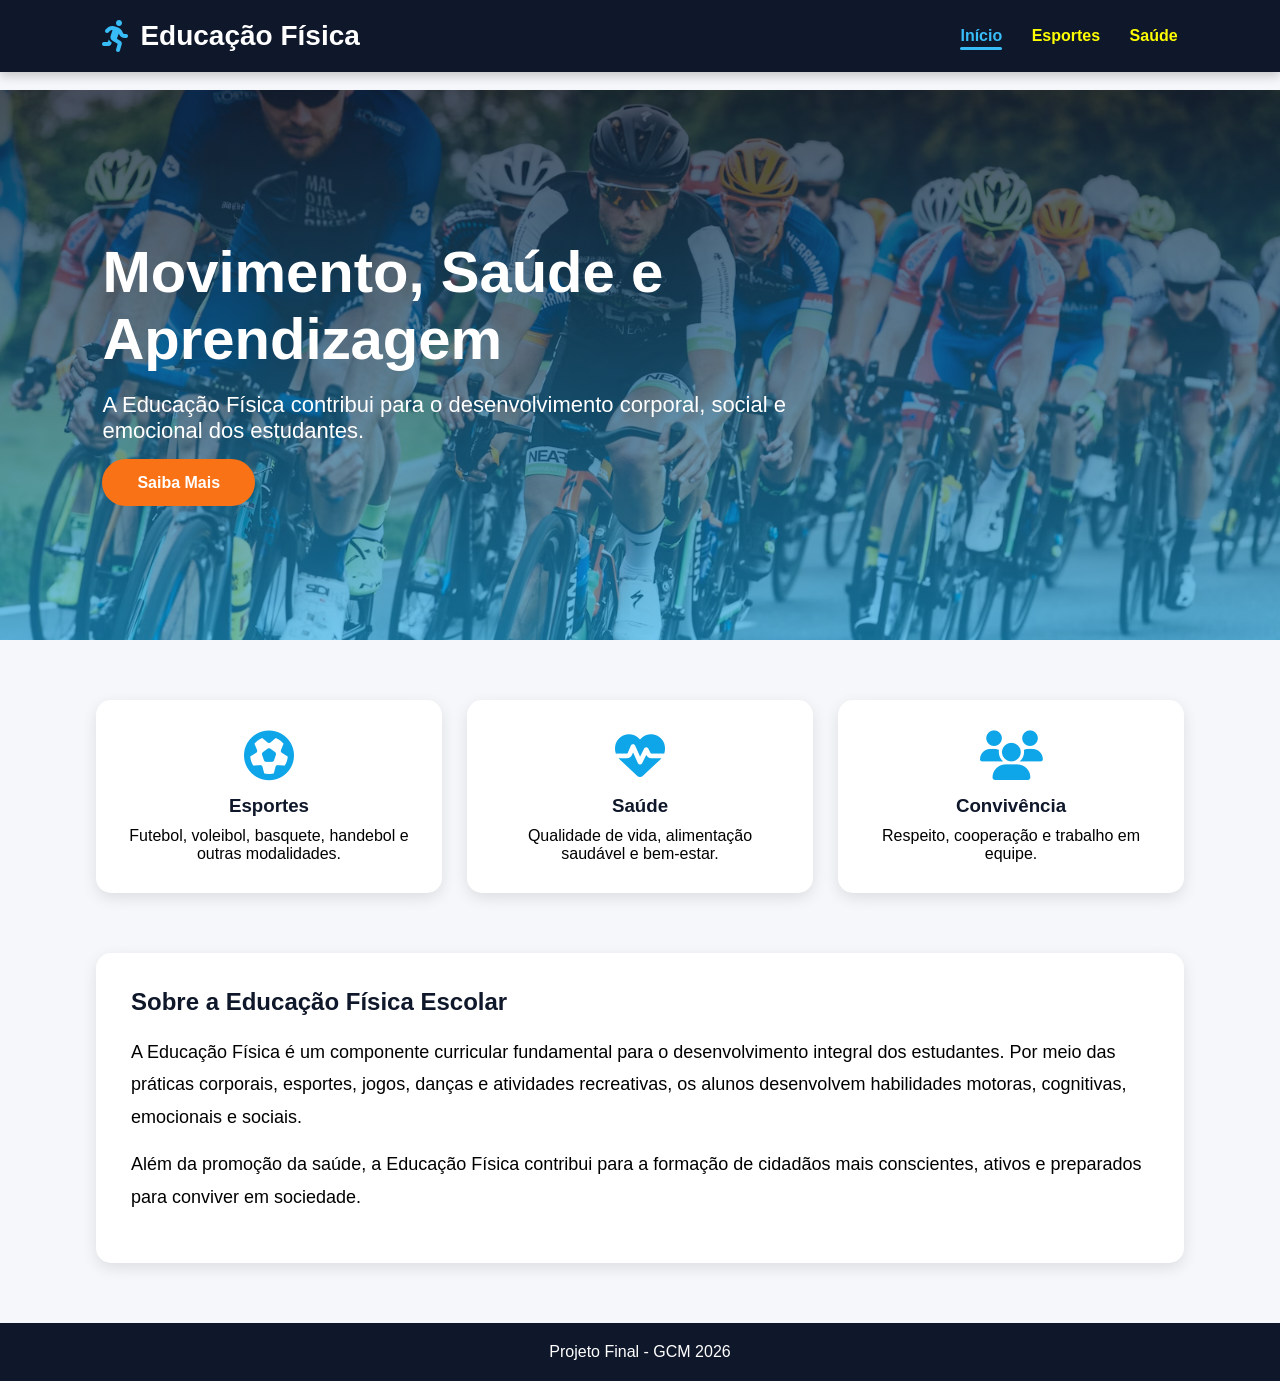
<file: index.html>
<!DOCTYPE html>
<html lang="pt-BR">
<head>
<meta charset="UTF-8">
<meta name="viewport" content="width=device-width, initial-scale=1.0">
<title>Educação Física na Escola</title>

<link rel="stylesheet" href="style.css">

<link rel="stylesheet"
href="https://cdnjs.cloudflare.com/ajax/libs/font-awesome/6.5.1/css/all.min.css">

</head>
<body>

<header class="header">

<div class="logo">
<i class="fas fa-running"></i>
<span>Educação Física</span>
</div>

<nav>
<a href="index.html" class="active">Início</a>
<a href="esportes.html">Esportes</a>
<a href="saude.html">Saúde</a>
</nav>

</header>
<main>
<section class="hero">

<div class="hero-content">

<h1>Movimento, Saúde e Aprendizagem</h1>

<p>
A Educação Física contribui para o desenvolvimento corporal,
social e emocional dos estudantes.
</p>

<a href="esportes.html" class="btn">
Saiba Mais
</a>

</div>

</section>

<section class="cards">

<div class="card">
<i class="fas fa-futbol"></i>
<h3>Esportes</h3>
<p>
Futebol, voleibol, basquete, handebol e outras modalidades.
</p>
</div>

<div class="card">
<i class="fas fa-heartbeat"></i>
<h3>Saúde</h3>
<p>
Qualidade de vida, alimentação saudável e bem-estar.
</p>
</div>

<div class="card">
<i class="fas fa-users"></i>
<h3>Convivência</h3>
<p>
Respeito, cooperação e trabalho em equipe.
</p>
</div>

</section>
<section class="sobre-site">

<h2>Sobre a Educação Física Escolar</h2>

<p>
A Educação Física é um componente curricular fundamental para o desenvolvimento integral dos estudantes.
Por meio das práticas corporais, esportes, jogos, danças e atividades recreativas, os alunos desenvolvem
habilidades motoras, cognitivas, emocionais e sociais.
</p>

<p>
Além da promoção da saúde, a Educação Física contribui para a formação de cidadãos mais conscientes,
ativos e preparados para conviver em sociedade.
</p>
</section>
</main>
<footer>
<p>Projeto Final - GCM 2026</p>
</footer>
</body>
</html>
</file>
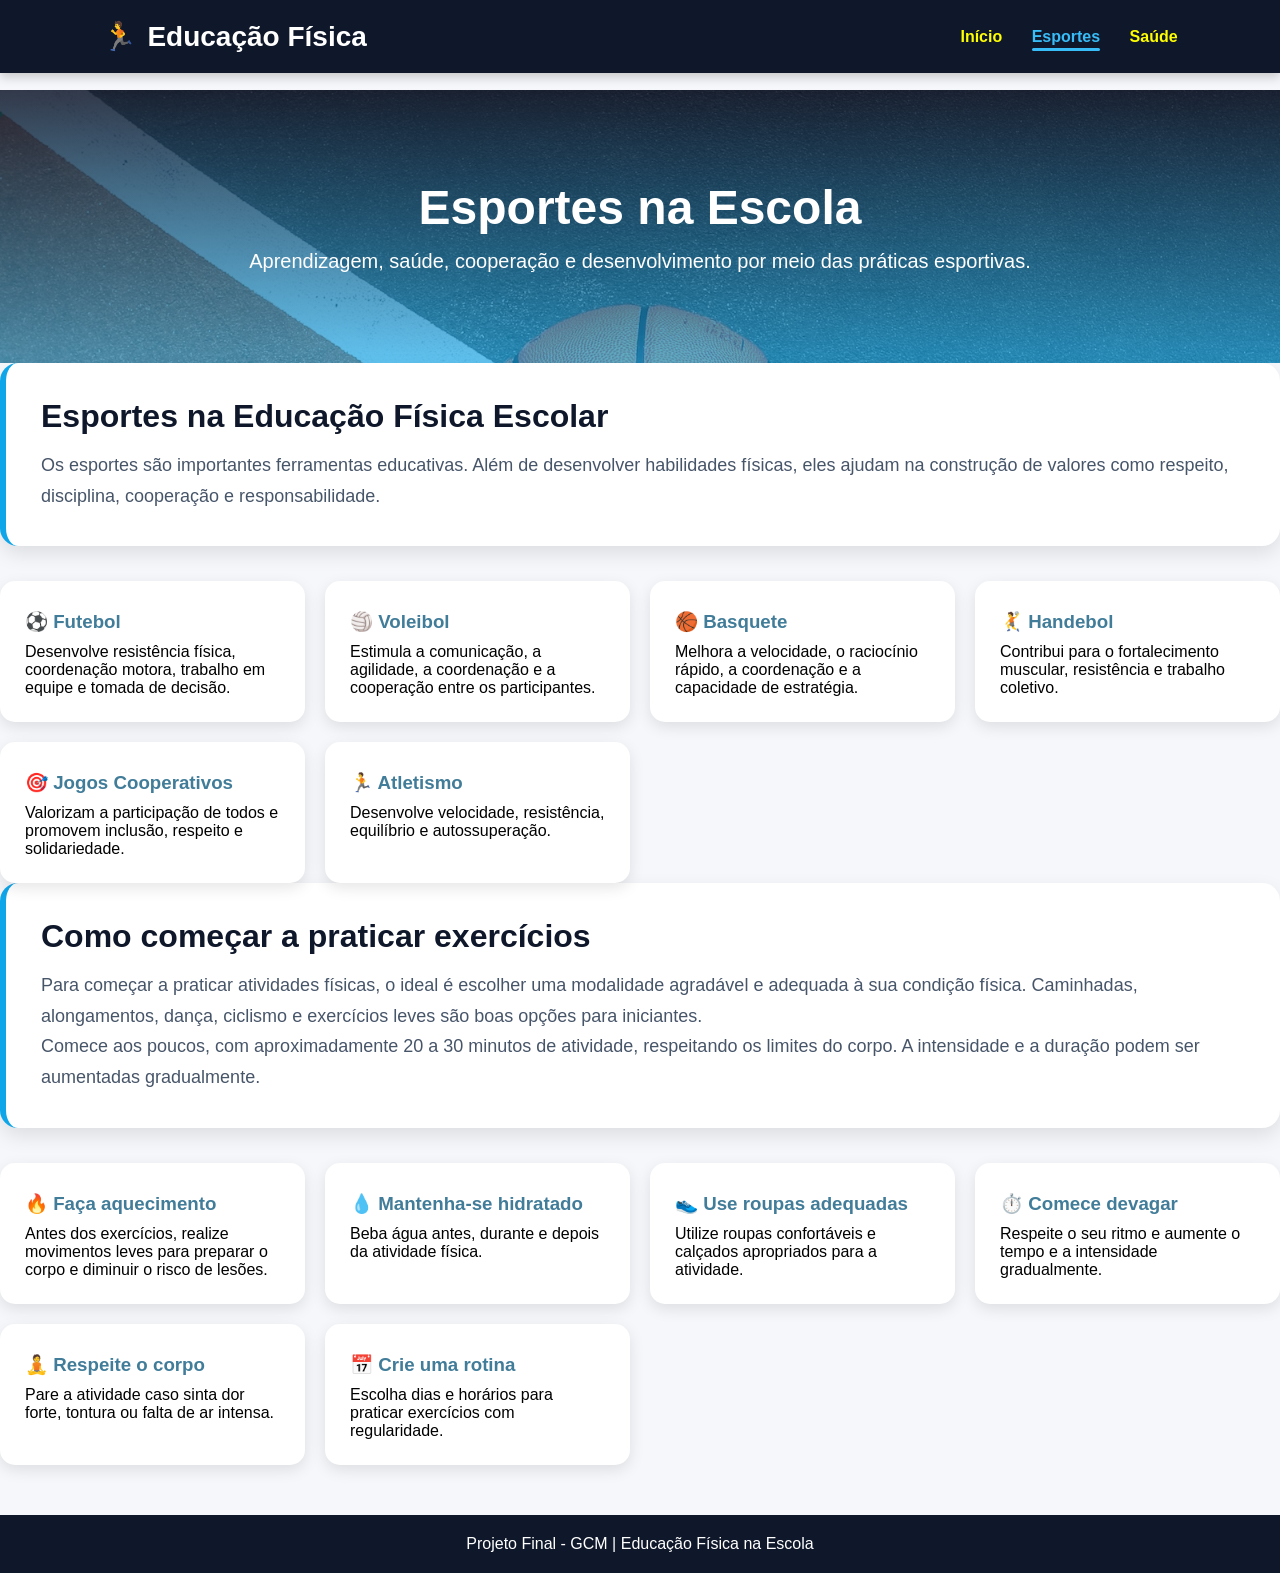
<file: esportes.html>
<!DOCTYPE html>
<html lang="pt-BR">

<head>
  <meta charset="UTF-8">
  <meta name="viewport" content="width=device-width, initial-scale=1.0">
  <title>Esportes</title>
  <link rel="stylesheet" href="style.css">
</head>

<body>

  <header class="header">
    <div class="logo">
      🏃 <span>Educação Física</span>
    </div>

    <nav>
      <a href="index.html">Início</a>
      <a href="esportes.html" class="active">Esportes</a>
      <a href="saude.html">Saúde</a>
    </nav>
  </header>

  <section class="banner-pagina">
    <h1>Esportes na Escola</h1>
    <p>
      Aprendizagem, saúde, cooperação e desenvolvimento por meio das práticas esportivas.
    </p>
  </section>

  <main class="pagina">

    <section class="intro">
      <h2>Esportes na Educação Física Escolar</h2>

      <p>
        Os esportes são importantes ferramentas educativas. Além de desenvolver habilidades físicas,
        eles ajudam na construção de valores como respeito, disciplina, cooperação e responsabilidade.
      </p>
    </section>

    <section class="lista">

      <div data-descricao="Esporte de invasão jogado predominantemente com os pés, onde duas equipes buscam o gol. Na Educação Física, desenvolve a visão periférica, o controle motor dos membros inferiores, a tomada de decisão em ritmo acelerado e a liderança coletiva.">
        <h3>⚽ Futebol</h3>
        <p>
          Desenvolve resistência física, coordenação motora, trabalho em equipe e tomada de decisão.
        </p>
      </div>

      <div data-descricao="Modalidade sem contato físico direto entre os adversários, dividida por uma rede elevada. Trabalha a impulsão, reflexos rápidos, leitura de trajetória e, principalmente, a comunicação verbal e a confiança mútua para a construção das jogadas.">
        <h3>🏐 Voleibol</h3>
        <p>
          Estimula a comunicação, a agilidade, a coordenação e a cooperação entre os participantes.
        </p>
      </div>

      <div data-descricao="Jogo dinâmico de transições rápidas cujo objetivo é pontuar na cesta adversária. Estimula a coordenação óculo-manual, o equilíbrio, o raciocínio tático sob pressão e a concentração, além de exigir constante movimentação em quadra.">
        <h3>🏀 Basquete</h3>
        <p>
          Melhora a velocidade, o raciocínio rápido, a coordenação e a capacidade de estratégia.
        </p>
      </div>

      <div data-descricao="Esporte de ritmo veloz focado no passe e arremesso com as mãos. Fortalece a musculatura do tronco e membros superiores, aprimora a percepção de espaço, o tempo de reação e o respeito à integridade física do colega nos momentos de contato.">
        <h3>🤾 Handebol</h3>
        <p>
          Contribui para o fortalecimento muscular, resistência e trabalho coletivo.
        </p>
      </div>

      <div data-descricao="Dinâmicas em que o desafio é superado com a união de todos, eliminando a lógica de vencedores e perdedores. Focam no desenvolvimento socioemocional, na escuta ativa, na empatia e na integração de diferentes níveis de habilidade.">
        <h3>🎯 Jogos Cooperativos</h3>
        <p>
          Valorizam a participação de todos e promovem inclusão, respeito e solidariedade.
        </p>
      </div>

      <div data-descricao="Conjunto de práticas ancestrais dividido em corridas, saltos e arremessos, considerado a base dos esportes. Promove o autoconhecimento corporal, a disciplina, a autossuperação e o desenvolvimento de capacidades físicas como potência e resistência.">
        <h3>🏃 Atletismo</h3>
        <p>
          Desenvolve velocidade, resistência, equilíbrio e autossuperação.
        </p>
      </div>

    </section>

    <section class="intro">
      <h2>Como começar a praticar exercícios</h2>

      <p>
        Para começar a praticar atividades físicas, o ideal é escolher uma
        modalidade agradável e adequada à sua condição física. Caminhadas,
        alongamentos, dança, ciclismo e exercícios leves são boas opções para
        iniciantes.
      </p>

      <p>
        Comece aos poucos, com aproximadamente 20 a 30 minutos de atividade,
        respeitando os limites do corpo. A intensidade e a duração podem ser
        aumentadas gradualmente.
      </p>
    </section>

    <section class="lista">

      <div>
        <h3>🔥 Faça aquecimento</h3>
        <p>
          Antes dos exercícios, realize movimentos leves para preparar o corpo
          e diminuir o risco de lesões.
        </p>
      </div>

      <div>
        <h3>💧 Mantenha-se hidratado</h3>
        <p>
          Beba água antes, durante e depois da atividade física.
        </p>
      </div>

      <div>
        <h3>👟 Use roupas adequadas</h3>
        <p>
          Utilize roupas confortáveis e calçados apropriados para a atividade.
        </p>
      </div>

      <div>
        <h3>⏱️ Comece devagar</h3>
        <p>
          Respeite o seu ritmo e aumente o tempo e a intensidade gradualmente.
        </p>
      </div>

      <div>
        <h3>🧘 Respeite o corpo</h3>
        <p>
          Pare a atividade caso sinta dor forte, tontura ou falta de ar intensa.
        </p>
      </div>

      <div>
        <h3>📅 Crie uma rotina</h3>
        <p>
          Escolha dias e horários para praticar exercícios com regularidade.
        </p>
      </div>

    </section>

  </main>

  <footer>
    <p>Projeto Final - GCM | Educação Física na Escola</p>
  </footer>

  <script>
    const modal = document.createElement("div");
    modal.className = "modal";

    modal.innerHTML = `
      <div class="modal-conteudo">
        <span class="fechar">&times;</span>
        <h2 id="tituloModal"></h2>
        <p id="textoModal"></p>
      </div>
    `;

    document.body.appendChild(modal);

    const titulo = document.getElementById("tituloModal");
    const texto = document.getElementById("textoModal");

    document
      .querySelectorAll(".lista div[data-descricao]")
      .forEach(card => {
        card.addEventListener("click", () => {
          titulo.textContent = card.querySelector("h3").textContent;
          texto.textContent = card.dataset.descricao;
          modal.classList.add("ativo");
        });
      });

    modal.querySelector(".fechar").addEventListener("click", () => {
      modal.classList.remove("ativo");
    });

    modal.addEventListener("click", event => {
      if (event.target === modal) {
        modal.classList.remove("ativo");
      }
    });
  </script>

</body>

</html>
</file>
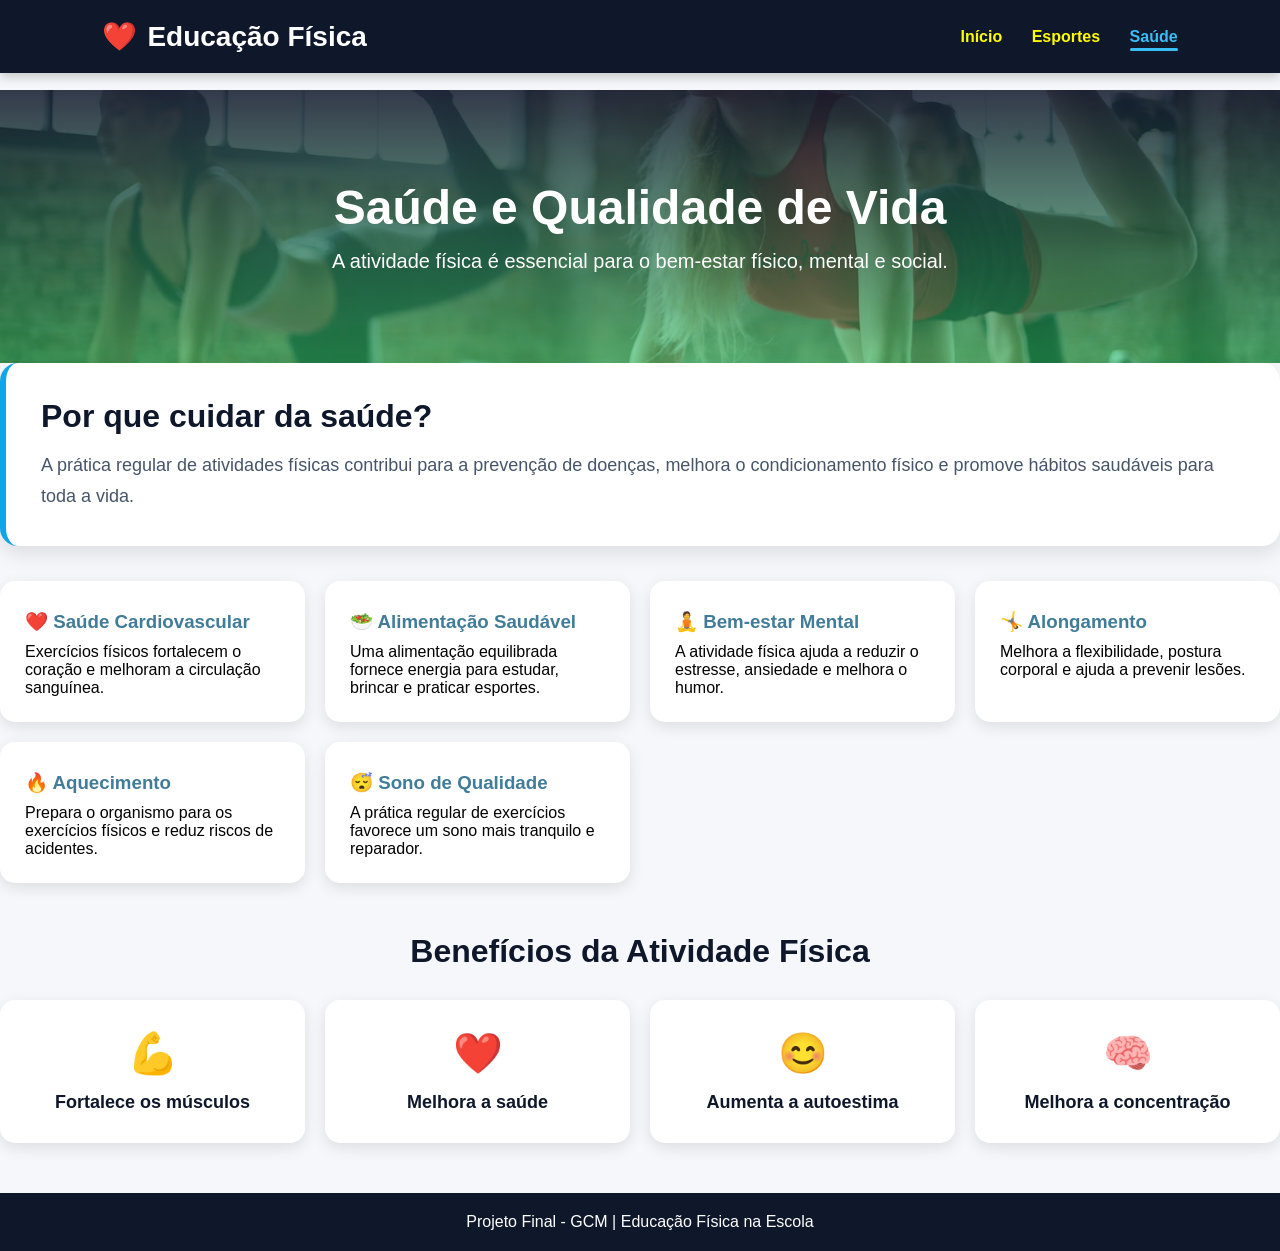
<file: saude.html>
<!DOCTYPE html>
<html lang="pt-BR">
<head>
  <meta charset="UTF-8">
  <meta name="viewport" content="width=device-width, initial-scale=1.0">
  <title>Saúde e Qualidade de Vida</title>
  <link rel="stylesheet" href="style.css">
</head>
<body>

<header class="header">
  <div class="logo">
    ❤️ <span>Educação Física</span>
  </div>

  <nav>
    <a href="index.html">Início</a>
    <a href="esportes.html">Esportes</a>
    <a href="saude.html" class="active">Saúde</a>
  </nav>
</header>

<section class="banner-saude">
  <h1>Saúde e Qualidade de Vida</h1>
  <p>
    A atividade física é essencial para o bem-estar físico, mental e social.
  </p>
</section>

<main class="pagina">

  <section class="intro">
    <h2>Por que cuidar da saúde?</h2>

    <p>
      A prática regular de atividades físicas contribui para a prevenção de doenças,
      melhora o condicionamento físico e promove hábitos saudáveis para toda a vida.
    </p>
  </section>

  <section class="lista">

    <div>
      <h3>❤️ Saúde Cardiovascular</h3>
      <p>
        Exercícios físicos fortalecem o coração e melhoram a circulação sanguínea.
      </p>
    </div>

    <div>
      <h3>🥗 Alimentação Saudável</h3>
      <p>
        Uma alimentação equilibrada fornece energia para estudar, brincar e praticar esportes.
      </p>
    </div>

    <div>
      <h3>🧘 Bem-estar Mental</h3>
      <p>
        A atividade física ajuda a reduzir o estresse, ansiedade e melhora o humor.
      </p>
    </div>

    <div>
      <h3>🤸 Alongamento</h3>
      <p>
        Melhora a flexibilidade, postura corporal e ajuda a prevenir lesões.
      </p>
    </div>

    <div>
      <h3>🔥 Aquecimento</h3>
      <p>
        Prepara o organismo para os exercícios físicos e reduz riscos de acidentes.
      </p>
    </div>

    <div>
      <h3>😴 Sono de Qualidade</h3>
      <p>
        A prática regular de exercícios favorece um sono mais tranquilo e reparador.
      </p>
    </div>

  </section>

  <section class="beneficios">

    <h2>Benefícios da Atividade Física</h2>

    <div class="beneficios-grid">

      <div class="beneficio-card">
        💪
        <h3>Fortalece os músculos</h3>
      </div>

      <div class="beneficio-card">
        ❤️
        <h3>Melhora a saúde</h3>
      </div>

      <div class="beneficio-card">
        😊
        <h3>Aumenta a autoestima</h3>
      </div>

      <div class="beneficio-card">
        🧠
        <h3>Melhora a concentração</h3>
      </div>

    </div>

  </section>

</main>

<footer>
  <p>Projeto Final - GCM | Educação Física na Escola</p>
</footer>

</body>
</html>
</file>
<file: style.css>
*{
margin:0;
padding:0;
box-sizing:border-box;
font-family:'Segoe UI',sans-serif;
}

body{
background:#f5f7fa;
padding-top:90px;
}

.header{
background:#0f172a;
padding:20px 8%;
display:flex;
justify-content:space-between;
align-items:center;
box-shadow:0 4px 10px rgba(0,0,0,0.2);

position:fixed;
top:0;
left:0;
width:100%;
z-index:1000;
}

.logo{
color:white;
font-size:28px;
font-weight:bold;
display:flex;
align-items:center;
gap:10px;
}

.logo i{
color:#38bdf8;
font-size:32px;
}

nav a{
    color: yellow;
    text-decoration: none;
    margin-left: 25px;
    font-weight: 600;
    transition: .3s;
    position: relative;
}

nav a:hover{
    color: #38bdf8;
}

nav a.active{
    color: #38bdf8;
}

nav a.active::after{
    content: "";
    position: absolute;
    left: 0;
    bottom: -6px;
    width: 100%;
    height: 3px;
    background: #38bdf8;
    border-radius: 3px;
}

.hero{
height:550px;
background:
linear-gradient(rgba(15,23,42,.75),
rgba(14,165,233,.55)),
url("img/banner-home.avif");

background-size:cover;
background-position:center;
display:flex;
align-items:center;
padding:0 8%;
color:white;
}

.hero-content{
max-width:700px;
}

.hero h1{
font-size:58px;
margin-bottom:20px;
}

.hero p{
font-size:22px;
margin-bottom:30px;
}

.btn{
background:#f97316;
padding:15px 35px;
border-radius:30px;
text-decoration:none;
color:white;
font-weight:bold;
}

.btn:hover{
background:#ea580c;
}

.cards{
width:85%;
margin:60px auto;
display:grid;
grid-template-columns:repeat(auto-fit,minmax(280px,1fr));
gap:25px;
}

.card{
background:white;
padding:30px;
border-radius:15px;
box-shadow:0 5px 15px rgba(0,0,0,0.1);
text-align:center;
transition:.3s;
}

.card:hover{
transform:translateY(-8px);
}

.card i{
font-size:50px;
color:#0ea5e9;
margin-bottom:15px;
}

.card h3{
margin-bottom:10px;
color:#0f172a;
}

footer{
background:#0f172a;
color:white;
text-align:center;
padding:20px;
margin-top:50px;
}

@media(max-width:768px){

.hero h1{
font-size:38px;
}

.hero p{
font-size:18px;
}

.header{
flex-direction:column;
}

nav{
margin-top:15px;
}

}
.sobre-site{
width:85%;
margin:60px auto;
background:white;
padding:35px;
border-radius:15px;
box-shadow:0 5px 15px rgba(0,0,0,.1);
}

.sobre-site h2{
margin-bottom:20px;
color:#0f172a;
}

.sobre-site p{
margin-bottom:15px;
line-height:1.8;
font-size:18px;
}

.lista{
display:grid;
grid-template-columns:repeat(auto-fit,minmax(300px,1fr));
gap:20px;
margin-top:30px;
}

.lista div {
  background: rgb(255, 255, 255);
  padding: 25px;
  border-radius: 15px;
  border-top: 5px solid transparent;
  box-shadow: 0 5px 15px rgba(0,0,0,.1);
  transition: .3s;
}

.lista h3{
color:#417c99;
margin-bottom:10px;
}
.banner-pagina {
  background: linear-gradient(rgba(15,23,42,.85), rgba(14,165,233,.65)),
  url("img/banner-esportes.avif");
  background-size: cover;
  background-position: center;
  color: white;
  padding: 90px 8%;
  text-align: center;
}

.banner-pagina h1 {
  font-size: 48px;
  margin-bottom: 15px;
}

.banner-pagina p {
  font-size: 20px;
  max-width: 800px;
  margin: auto;
}

.intro {
  background: white;
  padding: 35px;
  border-radius: 18px;
  box-shadow: 0 8px 20px rgba(0,0,0,.10);
  margin-bottom: 35px;
  border-left: 6px solid #0ea5e9;
}

.intro h2 {
  color: #0f172a;
  font-size: 32px;
  margin-bottom: 15px;
}

.intro p {
  color: #475569;
  font-size: 18px;
  line-height: 1.7;
}

.lista div:hover {
  transform: translateY(-8px);
  border-top-color: #f97316;
}

@media(max-width:768px) {
  .banner-pagina h1 {
    font-size: 34px;
  }

  .banner-pagina p {
    font-size: 17px;
  }
}
.banner-saude{
background:
linear-gradient(rgba(15,23,42,.85),
rgba(34,197,94,.55)),
url("img/banner-saude.avif");

background-size:cover;
background-position:center;
color:white;
text-align:center;
padding:90px 8%;
}

.banner-saude h1{
font-size:48px;
margin-bottom:15px;
}

.banner-saude p{
font-size:20px;
max-width:800px;
margin:auto;
}

.beneficios{
margin-top:50px;
}

.beneficios h2{
text-align:center;
margin-bottom:30px;
font-size:32px;
color:#0f172a;
}

.beneficios-grid{
display:grid;
grid-template-columns:repeat(auto-fit,minmax(220px,1fr));
gap:20px;
}

.beneficio-card{
background:white;
padding:30px;
text-align:center;
border-radius:15px;
box-shadow:0 5px 15px rgba(0,0,0,.1);
font-size:40px;
transition:.3s;
}

.beneficio-card h3{
font-size:18px;
margin-top:15px;
color:#0f172a;
}

.beneficio-card:hover{
transform:translateY(-8px);
background:#f0fdf4;
}

@media(max-width:768px){

.banner-saude h1{
font-size:34px;
}

.banner-saude p{
font-size:17px;
}

}
.lista div{
    cursor:pointer;
}

.modal{
    display:none;
    position:fixed;
    inset:0;
    background:rgba(0,0,0,.6);
    justify-content:center;
    align-items:center;
    z-index:2000;
}

.modal.ativo{
    display:flex;
}

.modal-conteudo{
    background:white;
    width:90%;
    max-width:500px;
    padding:30px;
    border-radius:15px;
    position:relative;
    animation:aparecer .25s ease;
}

.modal-conteudo h2{
    color:#0f172a;
    margin-bottom:15px;
}

.modal-conteudo p{
    line-height:1.7;
    color:#475569;
}

.fechar{
    position:absolute;
    top:12px;
    right:18px;
    font-size:28px;
    cursor:pointer;
    color:#64748b;
}

.fechar:hover{
    color:#ef4444;
}

@keyframes aparecer{
    from{
        opacity:0;
        transform:scale(.9);
    }
    to{
        opacity:1;
        transform:scale(1);
    }
  }
</file>
